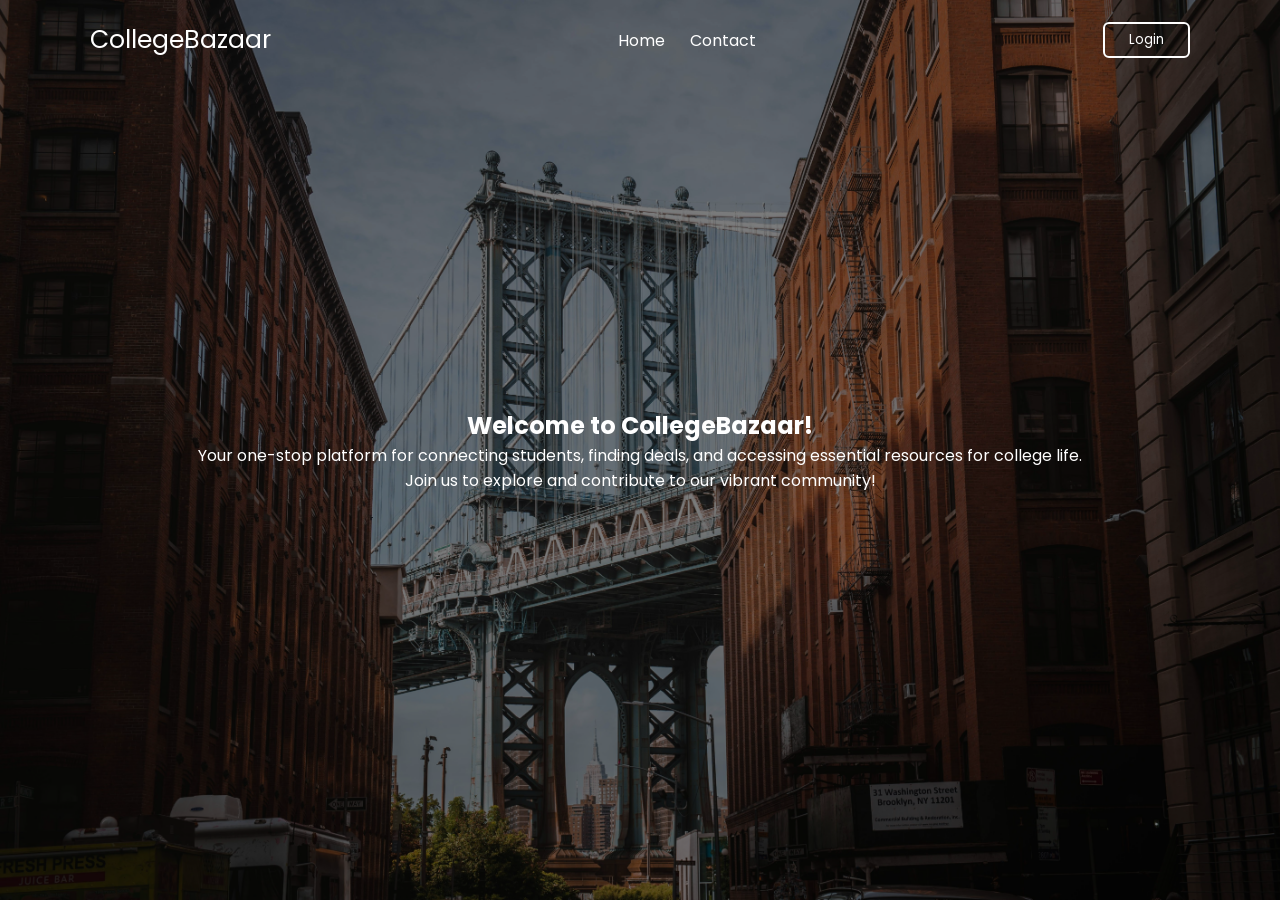
<file: HTML.html>
<!DOCTYPE html>
<html lang="en">
<head>
    <meta charset="UTF-8">
    <meta http-equiv="X-UA-Compatible" content="IE=edge">
    <meta name="viewport" content="width=device-width, initial-scale=1.0">
    <title>theCollegeBazaar</title>
    <link rel="stylesheet" href="CSS.css">
    <link rel="stylesheet" href="https://unicons.iconscout.com/release/v4.0.0/css/line.css">

</head>
<body>
    <header class="header">
        <nav class="nav">
            <a href="#" class="nav_logo">CollegeBazaar</a>
            <ul class="nav_items">
                <li class="nav_item">
                    <a href="#" class="nav_link">Home</a>
                    <a href="mailto:eihaabsharif@gmail.com" class="nav_link">Contact</a>
                </li>
            </ul>
            <button class="button" id="form-open">Login</button>
        </nav>
    </header>

    <section class="home">
        <div class="intro">
            <h1>Welcome to CollegeBazaar!</h1>
            <p>Your one-stop platform for connecting students, finding deals, and accessing essential resources for college life. <br>
                Join us to explore and contribute to our vibrant community!</p>
        </div>
        <div class="form_container">
            <i class="uil uil-times form_close"></i>
            <!--login form-->
            <div class="form login_form">
                <form action="#">
                    <h2>Login</h2>
                    <div class="input_box">
                        <input type="email" placeholder="Enter your email" required>
                        <i class="uil uil-envelope-alt email"></i>
                    </div>
                    <div class="input_box">
                        <input type="password" placeholder="Enter your password" required>
                        <i class="uil uil-lock password"></i>
                        <i class="uil uil-eye-slash pw_hide"></i>
                    </div>

                    <div class="option_field">
                        <span class="checkbox">
                            <input type="checkbox" id="check">
                            <label for="check">Remember me!</label>
                        </span>
                        <a href="#" class="forgot_pw">Forgot password?</a>
                    </div>

                    <button class="button">Login Now</button>

                    <div class="login_signup">Don't have an account? <a href="#" id="signup">Signup</a></div>
                </form>
            </div>
            <!--signup form-->
            <div class="form signup_form">
                <form action="#">
                    <h2>Signup</h2>
                    <div class="input_box">
                        <input type="email" placeholder="Enter your email" required>
                        <i class="uil uil-envelope-alt email"></i>
                    </div>
                    <div class="input_box">
                        <input type="password" placeholder="Create password" required>
                        <i class="uil uil-lock password"></i>
                        <i class="uil uil-eye-slash pw_hide"></i>
                    </div>

                    <div class="input_box">
                        <input type="password" placeholder="Confirm password" required>
                        <i class="uil uil-lock password"></i>
                        <i class="uil uil-eye-slash pw_hide"></i>
                    </div>

                    

                    <button class="button">Signup Now</button>

                    <div class="login_signup">Already have an account? <a href="#" id="login">Login</a></div>
                </form>
            </div>
        </div>
    </section>

    <!--connection to javascript-->
    <script src="JAVASCRIPT.js"></script>

</body>
</html>
</file>
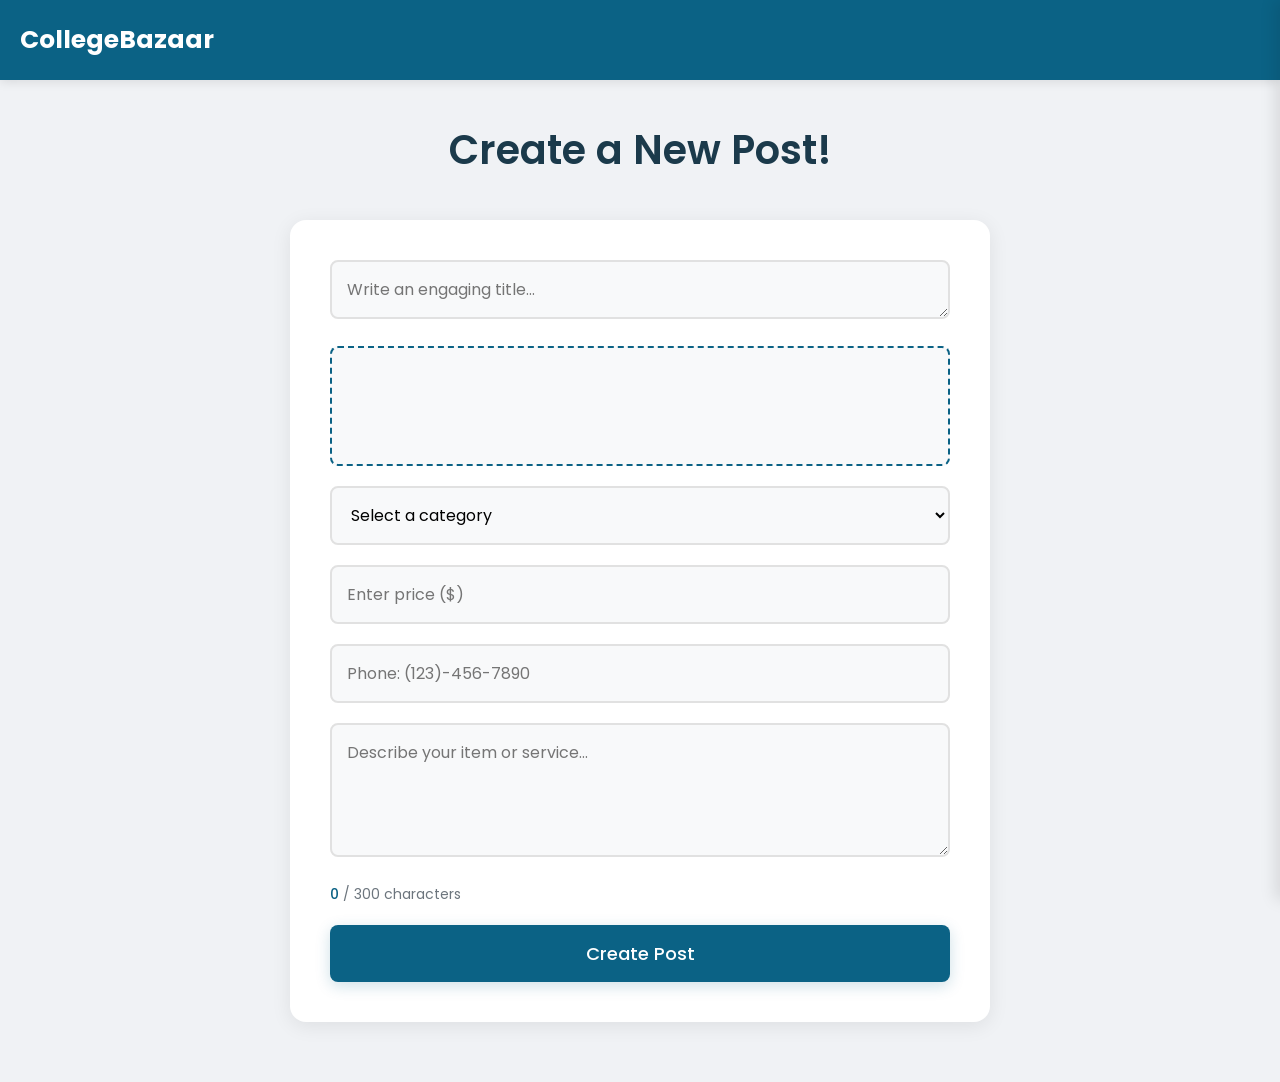
<file: templates/createposts.html>
<!DOCTYPE html>
<html lang="en">
<head>
    <meta charset="UTF-8">
    <meta http-equiv="X-UA-Compatible" content="IE=edge">
    <meta name="viewport" content="width=device-width, initial-scale=1.0">
    <title>create posts - theCollegeBazaar</title>
    
    <link rel="stylesheet" href="https://unicons.iconscout.com/release/v4.0.0/css/line.css">

    <style>
        @import url("https://fonts.googleapis.com/css2?family=Poppins:wght@200;300;400;500;600;700&display=swap");
        
        * {
            font-family: "Poppins", sans-serif;
            margin: 0;
            padding: 0;
            box-sizing: border-box;
        }

        body {
            margin: 0;
            background-color: #f0f2f5;
            min-height: 100vh;
        }

        .header {
            display: flex;
            justify-content: space-between;
            align-items: center;
            background-color: #0B6285;
            color: white;
            height: 80px;
            width: 100%;
            z-index: 100;
            padding: 0 20px;
            box-shadow: 0 2px 10px rgba(0, 0, 0, 0.1);
        }

        .header .logo {
            font-size: 25px;
            font-weight: bold;
            cursor: pointer;
            transition: color 0.3s ease;
        }

        .header .logo:hover {
            color: #FF6B4A;
        }

        .header .sidebar-btn {
            font-size: 25px;
            cursor: pointer;
            margin-left: 20px;
            color: white;
            transition: color 0.3s ease;
        }

        .header .sidebar-btn:hover {
            color: #FF6B4A;
        }

        /* Sidebar Styles */
        .sidebar {
            position: fixed;
            top: 0;
            right: -300px;
            width: min(300px, 80vw);
            height: 100%;
            background: linear-gradient(135deg, #0B6285 0%, #074961 100%);
            transition: right 0.3s ease;
            padding: 20px;
            z-index: 200;
            box-shadow: -5px 0 15px rgba(0, 0, 0, 0.1);
        }

        .sidebar.open {
            right: 0;
        }

        .sidebar .close-btn {
            font-size: 24px;
            color: white;
            cursor: pointer;
            position: absolute;
            top: 20px;
            right: 20px;
            transition: color 0.3s ease;
        }

        .sidebar .close-btn:hover {
            color: #FF6B4A;
        }

        .sidebar .content {
            margin-top: 70px;
            padding: 0 10px;
        }

        .sidebar .content h3 {
            color: white;
            font-size: 24px;
            margin-bottom: 30px;
            font-weight: 600;
            text-align: center;
        }

        .sidebar .content ul {
            list-style: none;
            padding: 0;
        }

        .sidebar .content ul li {
            margin-bottom: 20px;
        }

        .sidebar .content ul li a {
            color: white;
            text-decoration: none;
            font-size: 16px;
            display: flex;
            align-items: center;
            padding: 12px 15px;
            border-radius: 8px;
            transition: all 0.3s ease;
            background-color: rgba(255, 255, 255, 0.1);
        }

        .sidebar .content ul li a:hover {
            background-color: #FF6B4A;
            transform: translateX(5px);
        }

        .sidebar .content .create-post-btn {
            background-color: #FF6B4A;
            border-radius: 8px;
            margin-bottom: 20px;
            transition: transform 0.3s ease;
        }

        .sidebar .content .create-post-btn:hover {
            transform: translateY(-2px);
        }

        .sidebar .content .create-post-btn a {
            background-color: transparent;
        }

        .sidebar .delete-btn {
            width: 100%;
            padding: 12px;
            background-color: rgba(255, 255, 255, 0.1);
            color: white;
            border: none;
            border-radius: 8px;
            cursor: pointer;
            font-size: 16px;
            font-family: "Poppins", sans-serif;
            transition: all 0.3s ease;
            margin-top: 20px;
        }

        .sidebar .delete-btn:hover {
            background-color: #FF6B4A;
        }

        h1 {
            text-align: center;
            color: #1B3A4B;
            margin: 40px 0;
            font-size: 2.5rem;
            font-weight: 600;
        }

        .form-container {
            margin: 20px auto 60px;
            max-width: 700px;
            background-color: white;
            border-radius: 16px;
            box-shadow: 0 4px 20px rgba(0, 0, 0, 0.08);
            padding: 40px;
        }

        .form-container input,
        .form-container textarea,
        .form-container select {
            width: 100%;
            padding: 15px;
            margin-bottom: 20px;
            border-radius: 8px;
            border: 2px solid #e1e1e1;
            font-size: 16px;
            transition: border-color 0.3s ease, box-shadow 0.3s ease;
            background-color: #f8f9fa;
        }

        .form-container input:focus,
        .form-container textarea:focus,
        .form-container select:focus {
            outline: none;
            border-color: #0B6285;
            box-shadow: 0 0 0 3px rgba(11, 98, 133, 0.1);
        }

        .form-container input[type="file"] {
            display: none;
        }

        .form-container .upload-label {
            display: flex;
            justify-content: center;
            align-items: center;
            background-color: #f8f9fa;
            border: 2px dashed #0B6285;
            color: #0B6285;
            width: 100%;
            height: 120px;
            border-radius: 8px;
            font-size: 48px;
            cursor: pointer;
            margin-bottom: 20px;
            transition: all 0.3s ease;
        }

        .form-container .upload-label:hover {
            background-color: rgba(11, 98, 133, 0.1);
            transform: translateY(-2px);
        }

        .form-container button {
            padding: 15px 25px;
            background-color: #0B6285;
            color: white;
            border: none;
            font-size: 18px;
            font-weight: 500;
            cursor: pointer;
            border-radius: 8px;
            width: 100%;
            transition: all 0.3s ease;
            box-shadow: 0 4px 15px rgba(11, 98, 133, 0.2);
        }

        .form-container button:hover {
            background-color: #FF6B4A;
            transform: translateY(-2px);
            box-shadow: 0 6px 20px rgba(255, 107, 74, 0.3);
        }

        .form-container button:active {
            transform: translateY(0);
        }

        #message {
            color: #28a745;
            text-align: center;
            margin-bottom: 15px;
            font-size: 14px;
        }

        #wordCount {
            color: #0B6285;
            font-weight: 500;
        }

        .character-count {
            color: #6c757d;
            font-size: 14px;
            margin-bottom: 20px;
            display: block;
        }

        /* Responsive adjustments */
        @media (max-width: 768px) {
            .form-container {
                margin: 20px;
                padding: 30px;
            }

            h1 {
                font-size: 2rem;
                margin: 30px 0;
            }
            
            .sidebar {
                width: 100%;
                right: -100%;
            }
        }
        #icon {
            color: green;
        }
    </style>
</head>
<body>
    <header class="header">
        <div class="logo" onclick="home()">CollegeBazaar</div>
        <div class="sidebar-btn" onclick="toggleSidebar()">
            <i class="uil uil-bars"></i>
        </div>
    </header>

    <!-- Sidebar -->
    <div class="sidebar" id="sidebar">
        <div class="close-btn" onclick="toggleSidebar()">
            <i class="uil uil-times"></i>
        </div>
        <div class="content">
            <h3>Menu</h3>
            <ul>
                
                <li>
                    <a href="#" onclick="profileClicked()">
                        <i class="uil uil-user"></i>
                        <span style="margin-left: 10px;">My Posts</span>
                    </a>
                </li>
                <li>
                    <a href="mailto:collegebazaardeveloper@gmail.com">
                        <i class="uil uil-envelope"></i>
                        <span style="margin-left: 10px;">Contact</span>
                    </a>
                </li>
                <li>
                    <form action="/logout" method="POST">
                        <button type="submit" class="delete-btn">
                            <i class="uil uil-signout"></i>
                            <span style="margin-left: 10px;">Logout</span>
                        </button>
                    </form>
                </li>
            </ul>
        </div>
    </div>

    <h1>Create a New Post!</h1>

    <div class="form-container">
        <form action="/create_post" method="POST" enctype="multipart/form-data">
            <textarea name="name" placeholder="Write an engaging title..." rows="1" required></textarea>

            <input  type="file" name="picture" accept="image/*" id="fileInput" onchange="showMessage()" required>
            <p id="message" style="display: none;">Image has been successfully inserted!</p>

            <label id ="z" for="fileInput" class="upload-label">
                <i id="y" class="uil uil-image-upload"></i>
            </label>

            <select name="category" required>
                <option value="" disabled selected>Select a category</option>
                <option value="Service">Service</option>
                <option value="Textbooks">Textbooks</option>
                <option value="Clothing">Clothing</option>
                <option value="Electronics">Electronics</option>
                <option value="Furniture">Furniture</option>
                <option value="Roommates">Roommates</option>
            </select>

            <input type="number" name="price" placeholder="Enter price ($)" step="0.01" required>
            <input type="tel" id="phone" name="phone" placeholder="Phone: (123)-456-7890" 
       pattern="\([0-9]{3}\)-[0-9]{3}-[0-9]{4}">

            <textarea maxlength="300" name="description" placeholder="Describe your item or service..." 
                      rows="4" id="description" oninput="limitWords()" required></textarea>
            <span class="character-count"><span id="wordCount">0</span> / 300 characters</span>

            <button type="submit">
                <i class="uil uil-plus-circle"></i> Create Post
            </button>
        </form>
    </div>

    <script>
        function home() {
            window.history.back();
        }

        function profileClicked() {
            window.location.href = "/profile";
        }

        function createPostClicked() {
            window.location.href = "/create_post";
        }

        function toggleSidebar() {
            const sidebar = document.getElementById('sidebar');
            sidebar.classList.toggle('open');
        }

        function showMessage() {
            const message = document.getElementById("message");
            message.style.display = "block";
            
            var icon = document.getElementById("y");
            var fgsf = document.getElementById("z");
            if (icon.className === "uil uil-image-upload") {
                icon.setAttribute("class", "uil uil-check"); // Change to check icon
                icon.style.color = "#28a745";
                fgsf.style.border = "2px solid #28a745";

            } else {
                icon.setAttribute("class", "uil uil-envelope"); // Change back to envelope icon
            }
        }
        
        var myText = document.getElementById("description");
        var characterCount = document.getElementById("wordCount");

        myText.addEventListener("keyup", function(){
            var characters = myText.value.split('');
            characterCount.innerText = characters.length;
        });
    </script>
</body>
</html>
</file>
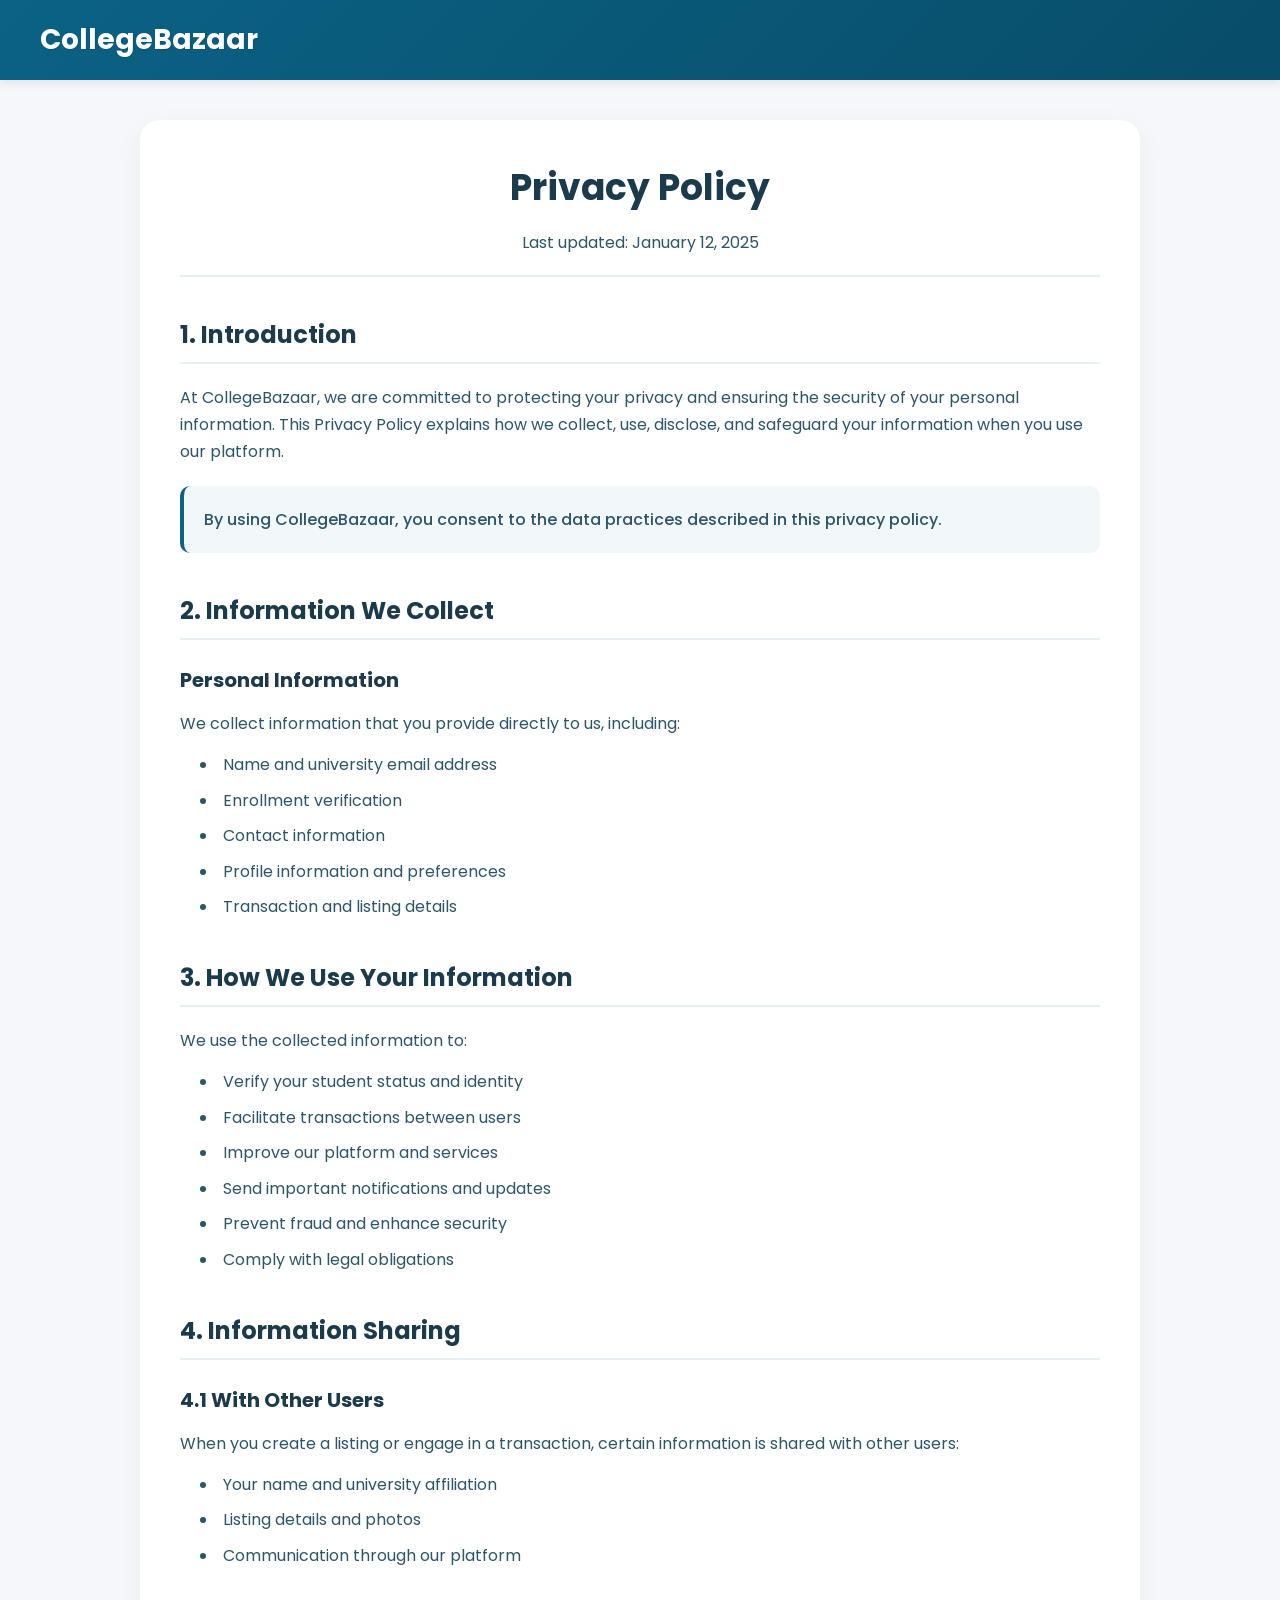
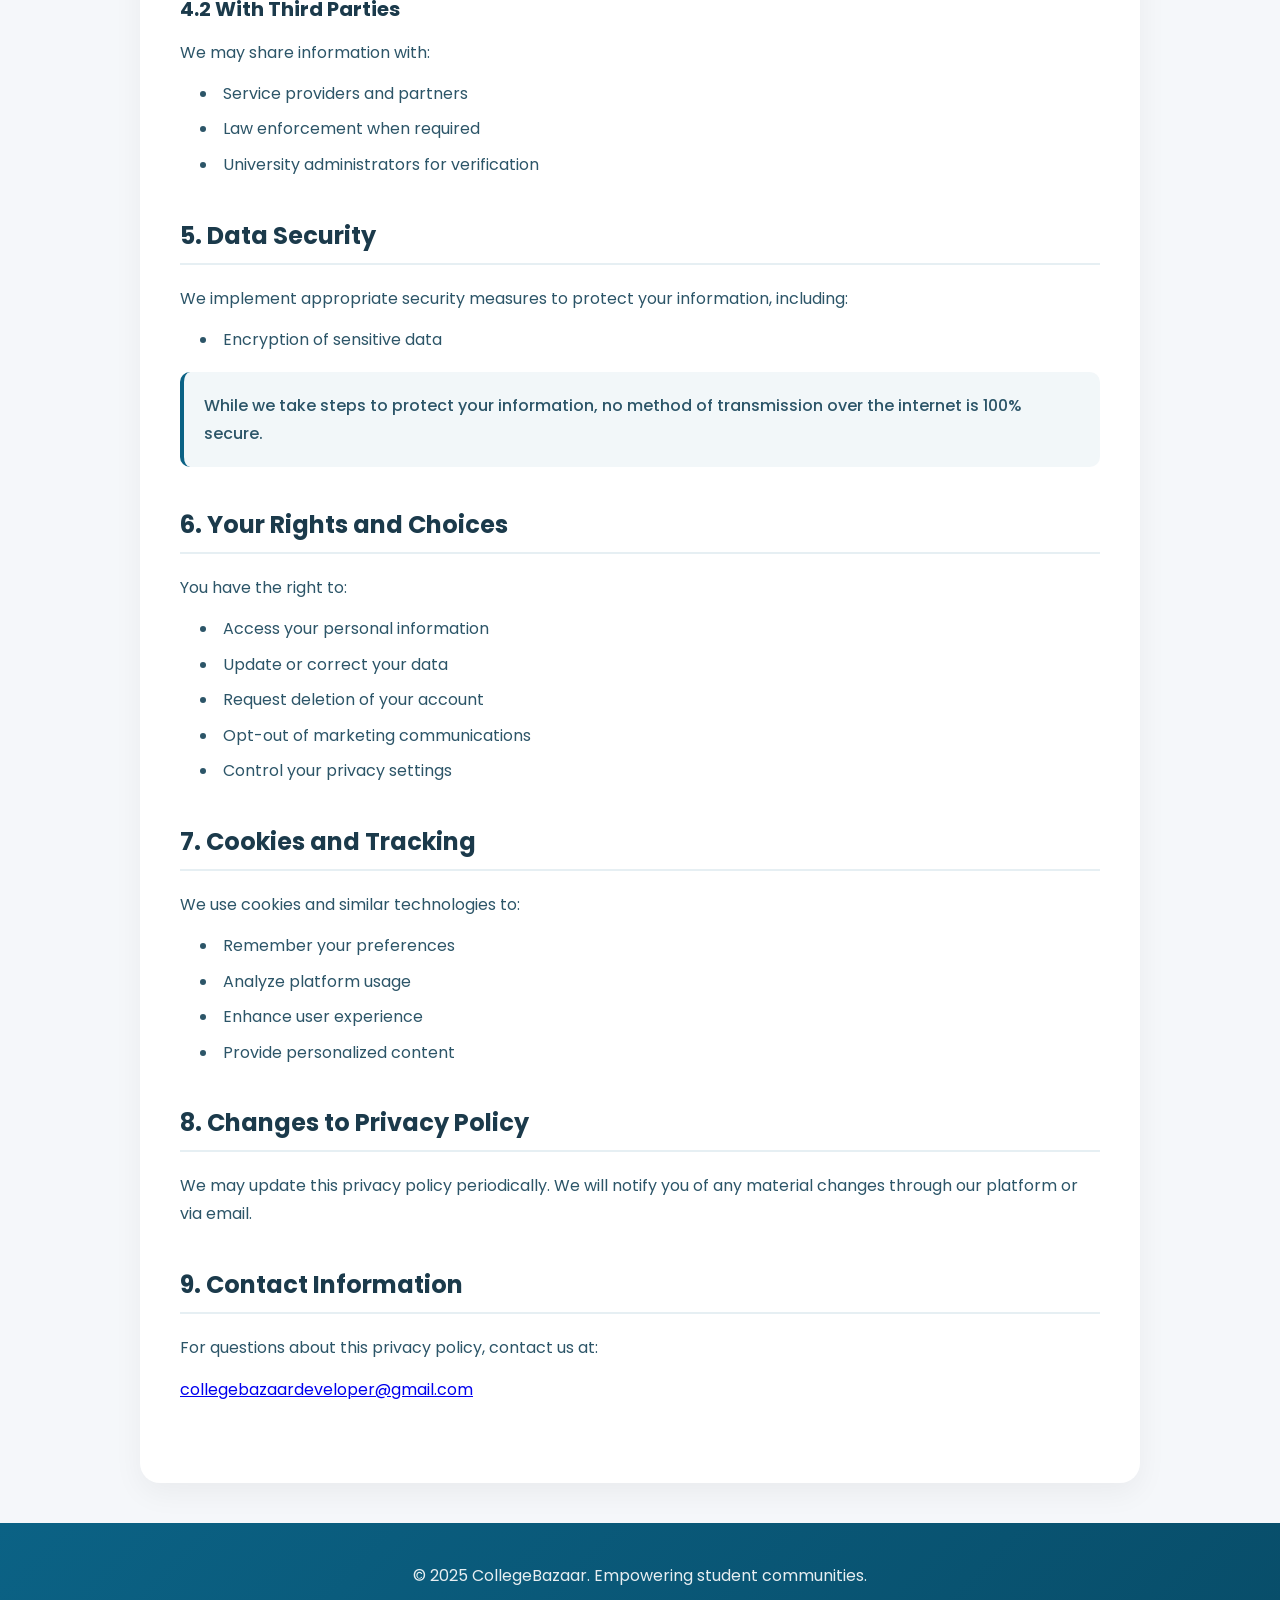
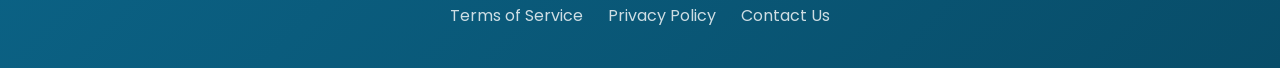
<file: templates/privacy.html>
<!DOCTYPE html>
<html lang="en">
<head>
    <meta charset="UTF-8">
    <meta http-equiv="X-UA-Compatible" content="IE=edge">
    <meta name="viewport" content="width=device-width, initial-scale=1.0">
    <title>Privacy Policy - CollegeBazaar</title>
    <link rel="stylesheet" href="https://unicons.iconscout.com/release/v4.0.0/css/line.css">
    <style>
        @import url("https://fonts.googleapis.com/css2?family=Poppins:wght@200;300;400;500;600;700&display=swap");
        
        :root {
            --primary-color: #0B6285;
            --accent-color: #FF6B4A;
            --text-dark: #1B3A4B;
            --text-light: #2C5568;
            --bg-light: #F5F7FA;
        }

        * {
            margin: 0;
            padding: 0;
            box-sizing: border-box;
            font-family: "Poppins", sans-serif;
        }

        body {
            min-height: 100vh;
            display: flex;
            flex-direction: column;
            background-color: var(--bg-light);
        }

        .header {
            position: fixed;
            height: 80px;
            width: 100%;
            z-index: 100;
            padding: 0 20px;
            background: linear-gradient(135deg, var(--primary-color), #084d69);
            box-shadow: 0 2px 10px rgba(0,0,0,0.1);
        }

        .nav {
            max-width: 1200px;
            margin: 0 auto;
            display: flex;
            justify-content: space-between;
            align-items: center;
            height: 100%;
        }

        .nav_logo {
            font-size: clamp(24px, 2.5vw, 28px);
            font-weight: bold;
            color: white;
            text-decoration: none;
            text-shadow: 1px 1px 2px rgba(0,0,0,0.1);
        }

        .privacy-container {
            max-width: 1000px;
            margin: 120px auto 40px;
            padding: 40px;
            background: white;
            border-radius: 20px;
            box-shadow: 0 10px 30px rgba(0,0,0,0.05);
        }

        .privacy-header {
            text-align: center;
            margin-bottom: 40px;
            padding-bottom: 20px;
            border-bottom: 2px solid rgba(11, 98, 133, 0.1);
        }

        .privacy-header h1 {
            color: var(--text-dark);
            font-size: clamp(28px, 3vw, 36px);
            margin-bottom: 15px;
        }

        .privacy-header p {
            color: var(--text-light);
            font-size: clamp(14px, 1.6vw, 16px);
        }

        .privacy-section {
            margin-bottom: 40px;
        }

        .privacy-section h2 {
            color: var(--text-dark);
            font-size: clamp(20px, 2vw, 24px);
            margin-bottom: 20px;
            padding-bottom: 10px;
            border-bottom: 2px solid rgba(11, 98, 133, 0.1);
        }

        .privacy-section h3 {
            color: var(--text-dark);
            font-size: clamp(16px, 1.8vw, 20px);
            margin: 25px 0 15px;
        }

        .privacy-section p {
            color: var(--text-light);
            line-height: 1.7;
            margin-bottom: 15px;
            font-size: clamp(14px, 1.6vw, 16px);
        }

        .privacy-section ul {
            list-style-position: inside;
            margin: 15px 0;
            padding-left: 20px;
        }

        .privacy-section li {
            color: var(--text-light);
            margin-bottom: 10px;
            line-height: 1.6;
            font-size: clamp(14px, 1.6vw, 16px);
        }

        .highlight-box {
            background: rgba(11, 98, 133, 0.05);
            padding: 20px;
            border-radius: 10px;
            margin: 20px 0;
            border-left: 4px solid var(--primary-color);
        }

        .highlight-box p {
            margin: 0;
            font-weight: 500;
        }

        footer {
            background: linear-gradient(135deg, var(--primary-color), #084d69);
            color: white;
            padding: clamp(30px, 4vw, 40px);
            margin-top: auto;
        }

        .footer-content {
            text-align: center;
            max-width: 1200px;
            margin: 0 auto;
        }

        .footer-content .copy {
            font-size: clamp(14px, 1.5vw, 16px);
            margin-bottom: 15px;
            opacity: 0.9;
        }

        .footer-content ul {
            list-style: none;
            padding: 0;
            display: flex;
            justify-content: center;
            flex-wrap: wrap;
            gap: clamp(15px, 2vw, 25px);
        }

        .footer-content ul li a {
            color: rgba(255,255,255,0.8);
            font-size: clamp(14px, 1.5vw, 16px);
            text-decoration: none;
            transition: all 0.3s ease;
        }

        .footer-content ul li a:hover {
            color: var(--accent-color);
        }

        @media (max-width: 768px) {
            .privacy-container {
                margin: 100px 20px 30px;
                padding: 30px;
            }
        }

        @media (max-width: 480px) {
            .header {
                height: 70px;
            }
            
            .privacy-container {
                padding: 20px;
            }
        }
    </style>
</head>
<body>
    <header class="header">
        <nav class="nav">
            <a href="/" class="nav_logo">CollegeBazaar</a>
        </nav>
    </header>

    <div class="privacy-container">
        <div class="privacy-header">
            <h1>Privacy Policy</h1>
            <p>Last updated: January 12, 2025</p>
        </div>

        <div class="privacy-section">
            <h2>1. Introduction</h2>
            <p>At CollegeBazaar, we are committed to protecting your privacy and ensuring the security of your personal information. This Privacy Policy explains how we collect, use, disclose, and safeguard your information when you use our platform.</p>
            
            <div class="highlight-box">
                <p>By using CollegeBazaar, you consent to the data practices described in this privacy policy.</p>
            </div>
        </div>

        <div class="privacy-section">
            <h2>2. Information We Collect</h2>
            <h3>Personal Information</h3>
            <p>We collect information that you provide directly to us, including:</p>
            <ul>
                <li>Name and university email address</li>
                <li>Enrollment verification</li>
                <li>Contact information</li>
                <li>Profile information and preferences</li>
                <li>Transaction and listing details</li>
            </ul>

           
        </div>

        <div class="privacy-section">
            <h2>3. How We Use Your Information</h2>
            <p>We use the collected information to:</p>
            <ul>
                <li>Verify your student status and identity</li>
                <li>Facilitate transactions between users</li>
                <li>Improve our platform and services</li>
                <li>Send important notifications and updates</li>
                <li>Prevent fraud and enhance security</li>
                <li>Comply with legal obligations</li>
            </ul>
        </div>

        <div class="privacy-section">
            <h2>4. Information Sharing</h2>
            <h3>4.1 With Other Users</h3>
            <p>When you create a listing or engage in a transaction, certain information is shared with other users:</p>
            <ul>
                <li>Your name and university affiliation</li>
                <li>Listing details and photos</li>
                <li>Communication through our platform</li>
            </ul>

            <h3>4.2 With Third Parties</h3>
            <p>We may share information with:</p>
            <ul>
                <li>Service providers and partners</li>
                <li>Law enforcement when required</li>
                <li>University administrators for verification</li>
            </ul>
        </div>

        <div class="privacy-section">
            <h2>5. Data Security</h2>
            <p>We implement appropriate security measures to protect your information, including:</p>
            <ul>
                <li>Encryption of sensitive data</li>
                
            </ul>
            
            <div class="highlight-box">
                <p>While we take steps to protect your information, no method of transmission over the internet is 100% secure.</p>
            </div>
        </div>

        <div class="privacy-section">
            <h2>6. Your Rights and Choices</h2>
            <p>You have the right to:</p>
            <ul>
                <li>Access your personal information</li>
                <li>Update or correct your data</li>
                <li>Request deletion of your account</li>
                <li>Opt-out of marketing communications</li>
                <li>Control your privacy settings</li>
            </ul>
        </div>

        <div class="privacy-section">
            <h2>7. Cookies and Tracking</h2>
            <p>We use cookies and similar technologies to:</p>
            <ul>
                <li>Remember your preferences</li>
                <li>Analyze platform usage</li>
                <li>Enhance user experience</li>
                <li>Provide personalized content</li>
            </ul>
        </div>

        <div class="privacy-section">
            <h2>8. Changes to Privacy Policy</h2>
            <p>We may update this privacy policy periodically. We will notify you of any material changes through our platform or via email.</p>
        </div>

        <div class="privacy-section">
            <h2>9. Contact Information</h2>
            <p>For questions about this privacy policy, contact us at:</p>
            <p><a href="mailto:collegebazaardeveloper@gmail.com">collegebazaardeveloper@gmail.com</a></p>
        </div>
    </div>

    <footer>
        <div class="footer-content">
            <p class="copy">&copy; 2025 CollegeBazaar. Empowering student communities.</p>
            <ul class="bottoms">
                <li><a href="/terms">Terms of Service</a></li>
                <li><a href="/privacy">Privacy Policy</a></li>
                <li><a href="mailto:collegebazaardeveloper@gmail.com">Contact Us</a></li>
            </ul>
        </div>
    </footer>
</body>
</html>
</file>
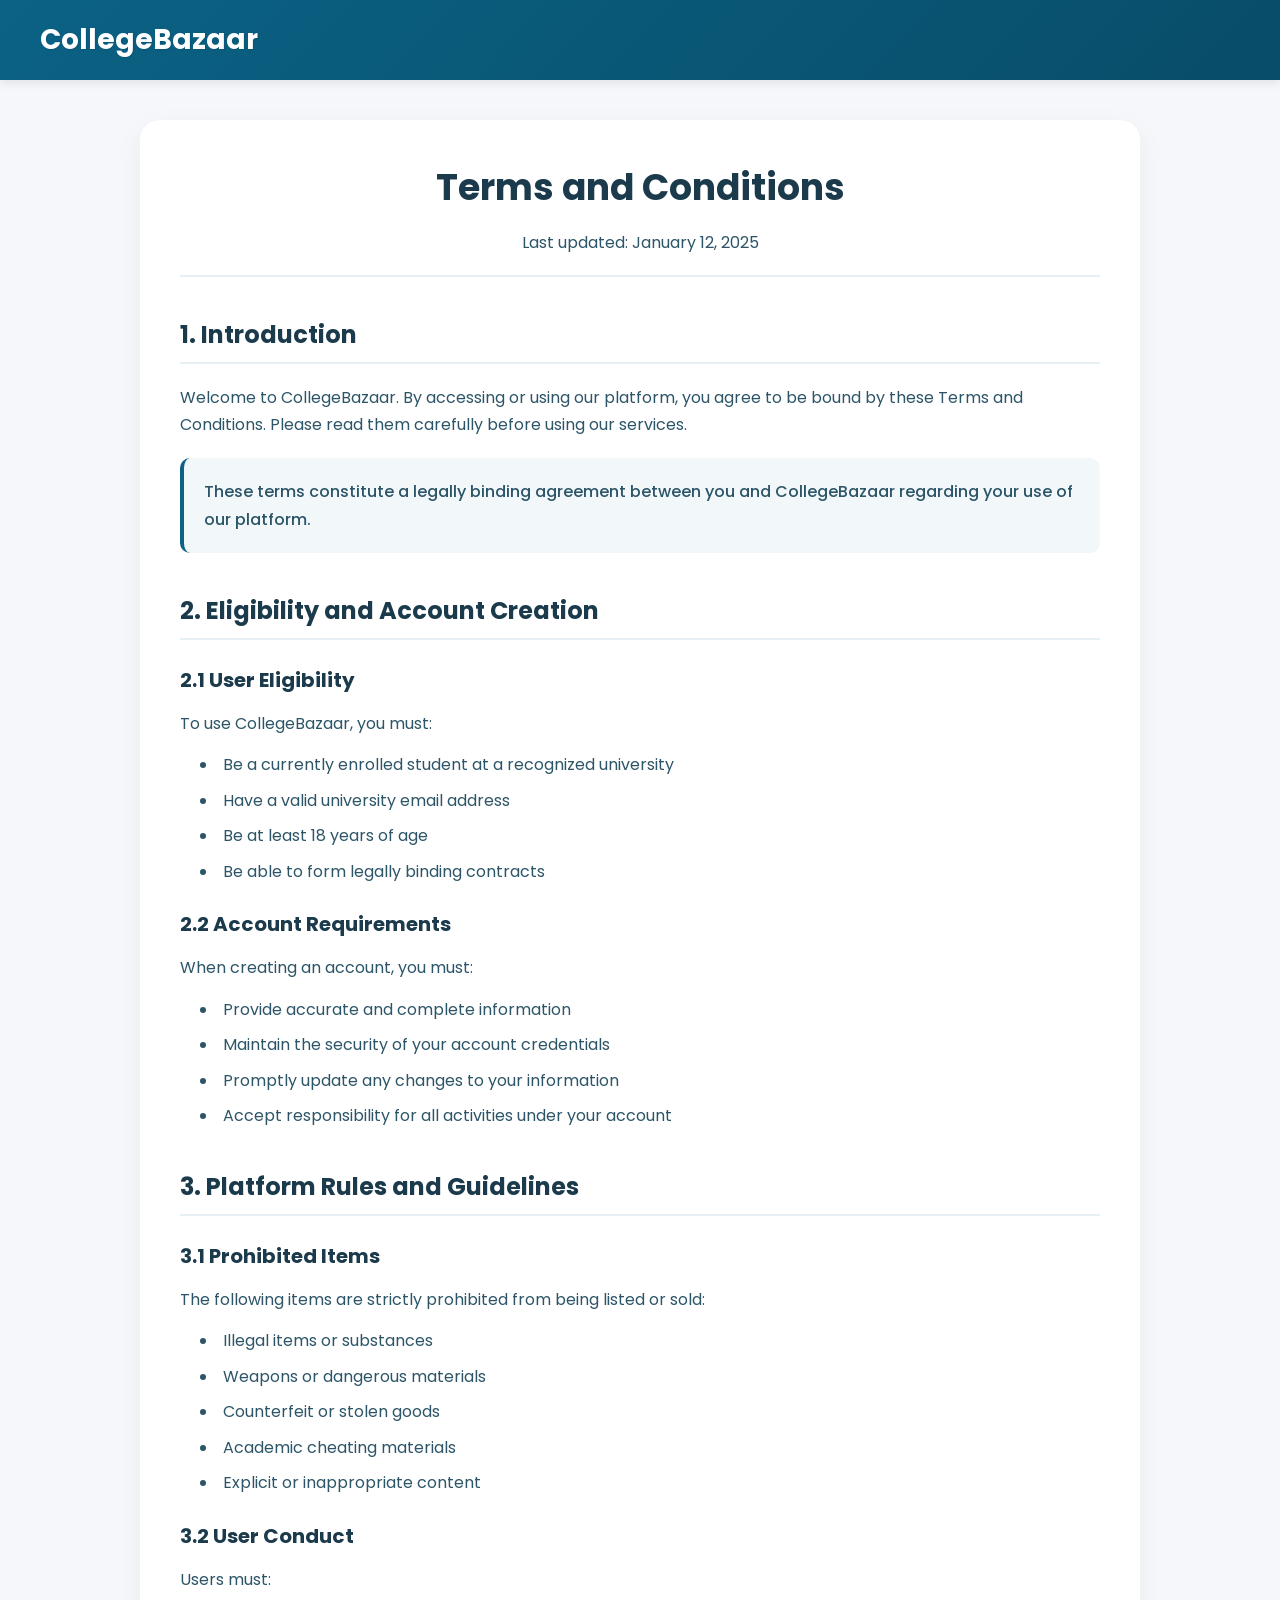
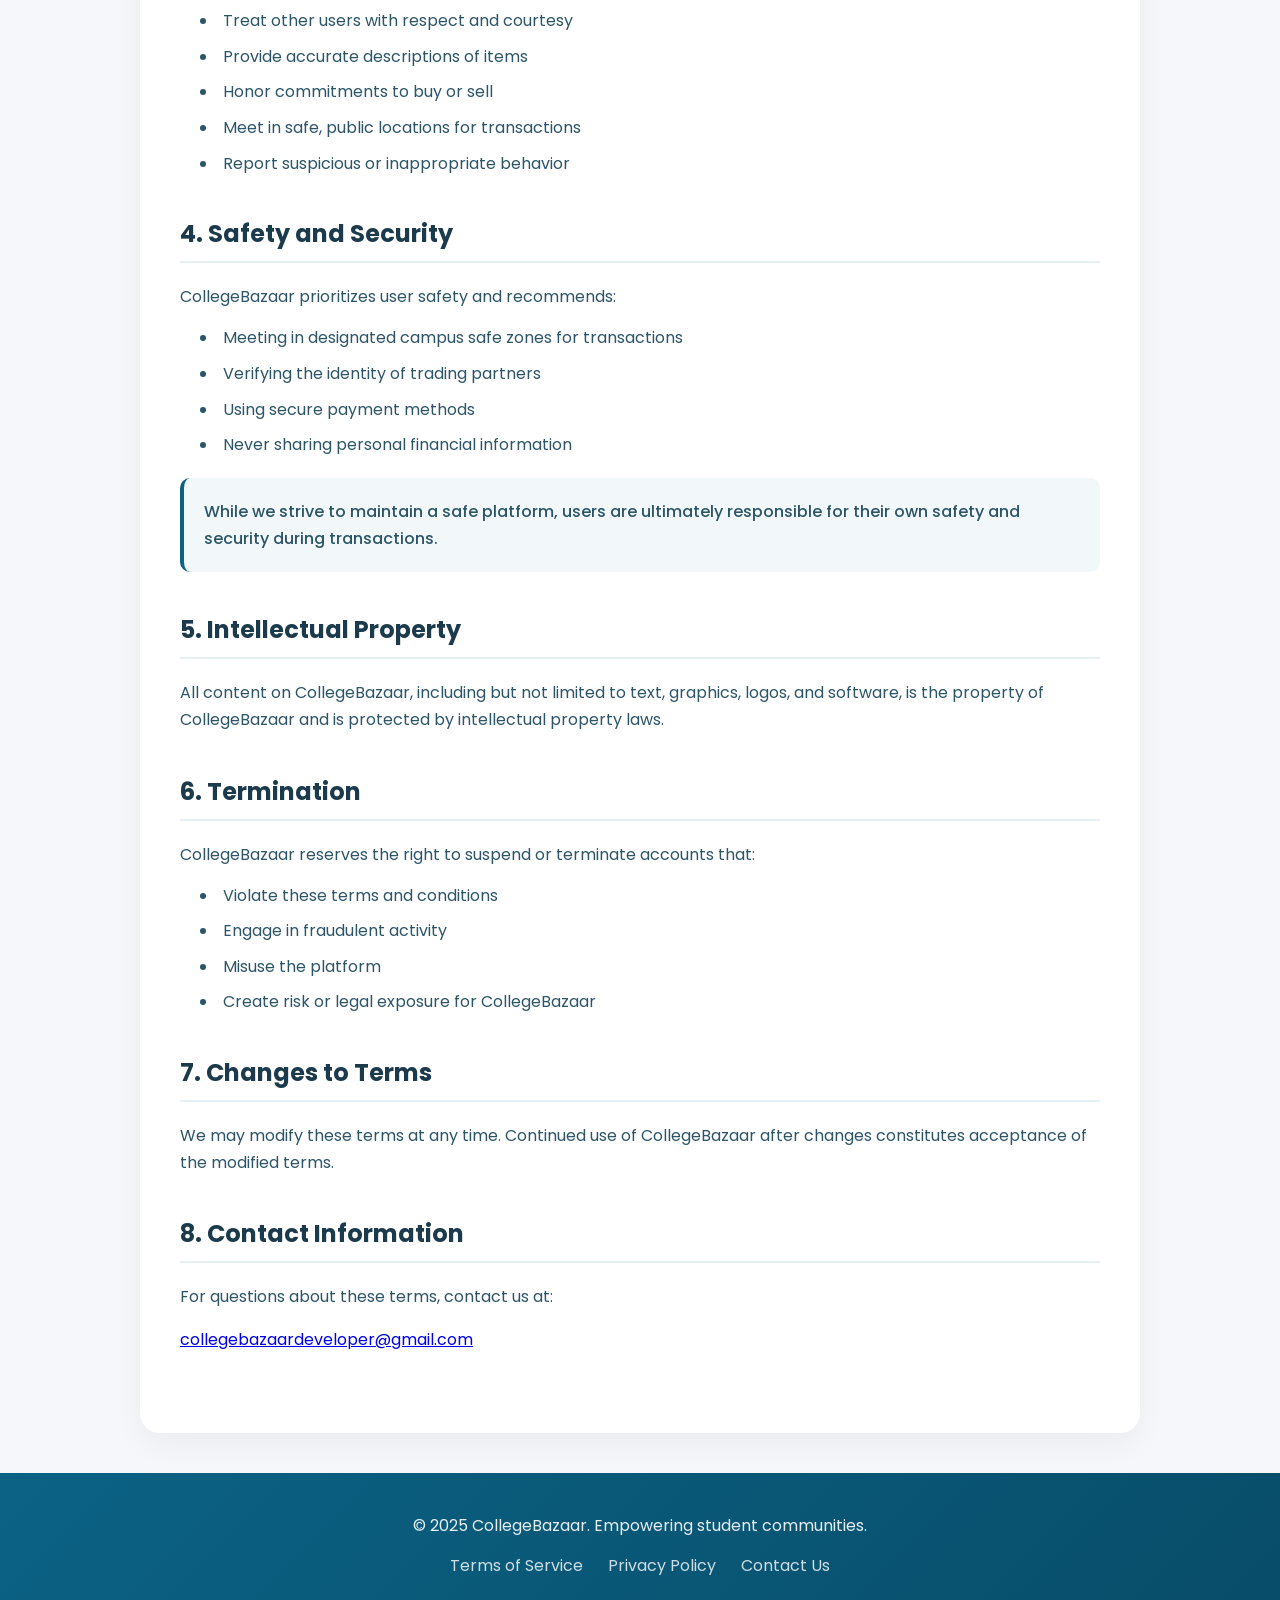
<file: templates/terms.html>
<!DOCTYPE html>
<html lang="en">
<head>
    <meta charset="UTF-8">
    <meta http-equiv="X-UA-Compatible" content="IE=edge">
    <meta name="viewport" content="width=device-width, initial-scale=1.0">
    <title>Terms and Conditions - CollegeBazaar</title>
    <link rel="stylesheet" href="https://unicons.iconscout.com/release/v4.0.0/css/line.css">
    <style>
        @import url("https://fonts.googleapis.com/css2?family=Poppins:wght@200;300;400;500;600;700&display=swap");
        
        :root {
            --primary-color: #0B6285;
            --accent-color: #FF6B4A;
            --text-dark: #1B3A4B;
            --text-light: #2C5568;
            --bg-light: #F5F7FA;
        }

        * {
            margin: 0;
            padding: 0;
            box-sizing: border-box;
            font-family: "Poppins", sans-serif;
        }

        body {
            min-height: 100vh;
            display: flex;
            flex-direction: column;
            background-color: var(--bg-light);
        }

        .header {
            position: fixed;
            height: 80px;
            width: 100%;
            z-index: 100;
            padding: 0 20px;
            background: linear-gradient(135deg, var(--primary-color), #084d69);
            box-shadow: 0 2px 10px rgba(0,0,0,0.1);
        }

        .nav {
            max-width: 1200px;
            margin: 0 auto;
            display: flex;
            justify-content: space-between;
            align-items: center;
            height: 100%;
        }

        .nav_logo {
            font-size: clamp(24px, 2.5vw, 28px);
            font-weight: bold;
            color: white;
            text-decoration: none;
            text-shadow: 1px 1px 2px rgba(0,0,0,0.1);
        }

        .terms-container {
            max-width: 1000px;
            margin: 120px auto 40px;
            padding: 40px;
            background: white;
            border-radius: 20px;
            box-shadow: 0 10px 30px rgba(0,0,0,0.05);
        }

        .terms-header {
            text-align: center;
            margin-bottom: 40px;
            padding-bottom: 20px;
            border-bottom: 2px solid rgba(11, 98, 133, 0.1);
        }

        .terms-header h1 {
            color: var(--text-dark);
            font-size: clamp(28px, 3vw, 36px);
            margin-bottom: 15px;
        }

        .terms-header p {
            color: var(--text-light);
            font-size: clamp(14px, 1.6vw, 16px);
        }

        .terms-section {
            margin-bottom: 40px;
        }

        .terms-section h2 {
            color: var(--text-dark);
            font-size: clamp(20px, 2vw, 24px);
            margin-bottom: 20px;
            padding-bottom: 10px;
            border-bottom: 2px solid rgba(11, 98, 133, 0.1);
        }

        .terms-section h3 {
            color: var(--text-dark);
            font-size: clamp(16px, 1.8vw, 20px);
            margin: 25px 0 15px;
        }

        .terms-section p {
            color: var(--text-light);
            line-height: 1.7;
            margin-bottom: 15px;
            font-size: clamp(14px, 1.6vw, 16px);
        }

        .terms-section ul {
            list-style-position: inside;
            margin: 15px 0;
            padding-left: 20px;
        }

        .terms-section li {
            color: var(--text-light);
            margin-bottom: 10px;
            line-height: 1.6;
            font-size: clamp(14px, 1.6vw, 16px);
        }

        .highlight-box {
            background: rgba(11, 98, 133, 0.05);
            padding: 20px;
            border-radius: 10px;
            margin: 20px 0;
            border-left: 4px solid var(--primary-color);
        }

        .highlight-box p {
            margin: 0;
            font-weight: 500;
        }

        footer {
            background: linear-gradient(135deg, var(--primary-color), #084d69);
            color: white;
            padding: clamp(30px, 4vw, 40px);
            margin-top: auto;
        }

        .footer-content {
            text-align: center;
            max-width: 1200px;
            margin: 0 auto;
        }

        .footer-content .copy {
            font-size: clamp(14px, 1.5vw, 16px);
            margin-bottom: 15px;
            opacity: 0.9;
        }

        .footer-content ul {
            list-style: none;
            padding: 0;
            display: flex;
            justify-content: center;
            flex-wrap: wrap;
            gap: clamp(15px, 2vw, 25px);
        }

        .footer-content ul li a {
            color: rgba(255,255,255,0.8);
            font-size: clamp(14px, 1.5vw, 16px);
            text-decoration: none;
            transition: all 0.3s ease;
        }

        .footer-content ul li a:hover {
            color: var(--accent-color);
        }

        @media (max-width: 768px) {
            .terms-container {
                margin: 100px 20px 30px;
                padding: 30px;
            }
        }

        @media (max-width: 480px) {
            .header {
                height: 70px;
            }
            
            .terms-container {
                padding: 20px;
            }
        }
    </style>
</head>
<body>
    <header class="header">
        <nav class="nav">
            <a href="/" class="nav_logo">CollegeBazaar</a>
        </nav>
    </header>

    <div class="terms-container">
        <div class="terms-header">
            <h1>Terms and Conditions</h1>
            <p>Last updated: January 12, 2025</p>
        </div>

        <div class="terms-section">
            <h2>1. Introduction</h2>
            <p>Welcome to CollegeBazaar. By accessing or using our platform, you agree to be bound by these Terms and Conditions. Please read them carefully before using our services.</p>
            
            <div class="highlight-box">
                <p>These terms constitute a legally binding agreement between you and CollegeBazaar regarding your use of our platform.</p>
            </div>
        </div>

        <div class="terms-section">
            <h2>2. Eligibility and Account Creation</h2>
            <h3>2.1 User Eligibility</h3>
            <p>To use CollegeBazaar, you must:</p>
            <ul>
                <li>Be a currently enrolled student at a recognized university</li>
                <li>Have a valid university email address</li>
                <li>Be at least 18 years of age</li>
                <li>Be able to form legally binding contracts</li>
            </ul>

            <h3>2.2 Account Requirements</h3>
            <p>When creating an account, you must:</p>
            <ul>
                <li>Provide accurate and complete information</li>
                <li>Maintain the security of your account credentials</li>
                <li>Promptly update any changes to your information</li>
                <li>Accept responsibility for all activities under your account</li>
            </ul>
        </div>

        <div class="terms-section">
            <h2>3. Platform Rules and Guidelines</h2>
            <h3>3.1 Prohibited Items</h3>
            <p>The following items are strictly prohibited from being listed or sold:</p>
            <ul>
                <li>Illegal items or substances</li>
                <li>Weapons or dangerous materials</li>
                <li>Counterfeit or stolen goods</li>
                <li>Academic cheating materials</li>
                <li>Explicit or inappropriate content</li>
            </ul>

            <h3>3.2 User Conduct</h3>
            <p>Users must:</p>
            <ul>
                <li>Treat other users with respect and courtesy</li>
                <li>Provide accurate descriptions of items</li>
                <li>Honor commitments to buy or sell</li>
                <li>Meet in safe, public locations for transactions</li>
                <li>Report suspicious or inappropriate behavior</li>
            </ul>
        </div>

        <div class="terms-section">
            <h2>4. Safety and Security</h2>
            <p>CollegeBazaar prioritizes user safety and recommends:</p>
            <ul>
                <li>Meeting in designated campus safe zones for transactions</li>
                <li>Verifying the identity of trading partners</li>
                <li>Using secure payment methods</li>
                <li>Never sharing personal financial information</li>
            </ul>
            
            <div class="highlight-box">
                <p>While we strive to maintain a safe platform, users are ultimately responsible for their own safety and security during transactions.</p>
            </div>
        </div>

        <div class="terms-section">
            <h2>5. Intellectual Property</h2>
            <p>All content on CollegeBazaar, including but not limited to text, graphics, logos, and software, is the property of CollegeBazaar and is protected by intellectual property laws.</p>
        </div>

        <div class="terms-section">
            <h2>6. Termination</h2>
            <p>CollegeBazaar reserves the right to suspend or terminate accounts that:</p>
            <ul>
                <li>Violate these terms and conditions</li>
                <li>Engage in fraudulent activity</li>
                <li>Misuse the platform</li>
                <li>Create risk or legal exposure for CollegeBazaar</li>
            </ul>
        </div>

        <div class="terms-section">
            <h2>7. Changes to Terms</h2>
            <p>We may modify these terms at any time. Continued use of CollegeBazaar after changes constitutes acceptance of the modified terms.</p>
        </div>

        <div class="terms-section">
            <h2>8. Contact Information</h2>
            <p>For questions about these terms, contact us at:</p>
            <p><a href="mailto:collegebazaardeveloper@gmail.com">collegebazaardeveloper@gmail.com</a></p>

            
        </div>
    </div>

    <footer>
        <div class="footer-content">
            <p class="copy">&copy; 2025 CollegeBazaar. Empowering student communities.</p>
            <ul class="bottoms">
                <li><a href="#">Terms of Service</a></li>
                <li><a href="#">Privacy Policy</a></li>
                <li><a href="mailto:collegebazaardeveloper@gmail.com">Contact Us</a></li>
            </ul>
        </div>
    </footer>
</body>
</html>
</file>
<file: CSS.css>
@import url("https://fonts.googleapis.com/css2?family=Poppins:wght@200;300;400;500;600;700&display=swap");
* {
    margin: 0;
    padding: 0;
    box-sizing: border-box;
    font-family:  "Poppins", sans-serif;
}

a{
    text-decoration: none;
}

.header{
    position: fixed;
    height: 80px;
    width: 100%;
    z-index: 100;
    padding: 0 20px;
}

.nav{
    max-width: 1100px;
    width: 100%;
    margin: 0 auto;
}

.nav,
.nav_item{
    display: flex;
    height: 100%;
    align-items: center;
    justify-content: space-between;
}

.nav_logo{
    font-size: 25px;
    
}

.nav_item{
    column-gap: 25px;
}
.nav_logo,
.nav_link,
.button{
    color: white;
}

.nav_link:hover {
    color: aliceblue;
}

.button{
    padding: 6px 24px;
    border: 2px solid white;
    background: transparent;
    border-radius: 6px;
    cursor: pointer;
}

.button:active{
    transform: scale(0.98);
}


.home{
    position: relative;
    height: 100vh;
    width: 100%;
    background-image: url("pexels-mario-cuadros-1166886-2706653.jpg");
    background-size: cover;
    background-position: center;
}

.home::before{
    content: "";
    /* Transition */
    position: absolute;
    height: 100%;
    width: 100%;
    background-color: rgba(0, 0, 0, 0.6);
    z-index: 100;
    opacity: 0;
    pointer-events: none;
    transition: all 0.5s ease-out;
}

.home.show::before{
    opacity: 1;
    pointer-events: auto;
}

.form_container{
    position: absolute;
    max-width:320px;
    width: 100%;
    top: 50%;
    left: 50%;
    transform: translate(-50%, -50%) scale(1.2);
    z-index: 101;
    background: white;
    padding: 25px;
    border-radius: 12px;
    box-shadow: rgba(0, 0, 0, 0.1);
    opacity: 0;
    pointer-events: none;
    /* Transition */
    transition: a11 0.4s ease-out;
}

.home.show .form_container{
    opacity: 1;
    pointer-events: auto;
    transform: translate(-50%, -50%) scale(1);

}

.signup_form{
    display: none;
}

.form_container.active .signup_form{
    display: block;
}

.form_container.active .login_form{
    display: none;
}

.form_close{
    position: absolute;
    top: 10px;
    right: 20px;
    color: black;
    font-size: 22px;
    opacity: 0.7;
    cursor: pointer;
}

.form_container h2{
    font-size: 22px;
    color: black;
    text-align: center;
}

.input_box{
    position: relative;
    margin-top: 30px;
    width: 100%;
    height: 40px;
}

.input_box input{
    height: 100%;
    width: 100%;
    border: none;
    outline: none;
    padding: 0 30px;
    color: gray;
    transition: all 0.2s ease;
    border-bottom: 1.5px solid gray;
}
/* This is a comment in CSS */
.input_box input:focus{
    /* 1 */
    border-color: black;
}
.input_box i{
    position: absolute;
    top: 50%;
    transform: translateY(-50%);
    font-size: 20px;

}
.input_box i.password,
.input_box i.email{
    left: 0;
    color: black;

}

.input_box input:focus ~ i.password,
.input_box input:focus ~ i.email{
    /* 1 */
    color: grey;
}

.input_box i.pw_hide{
    right: 0;
    font-size: 18px;
    cursor: pointer;
}

.option_field{
    margin-top: 14px;
    display: flex;
    align-items: center;
    justify-content: space-between;
}

.form_container a{
    color: gray;
    font-size: 12px;
}

.form_container a:hover{
    text-decoration: underline;
}

.checkbox{
    display: flex;
    column-gap: 8px;
    white-space: nowrap;
}
.checkbox input{
    accent-color: black;
}
.checkbox label{
    font-size: 12px;
    cursor: pointer;
    user-select: none;
    color: black;
}

.form_container .button{
    background-color: black;
    margin-top: 30px;
    width: 100%;
    padding: 10px 0;
    border-radius: 10px;
}

.login_signup{
    font-size: 12px;
    text-align: center;
    margin-top: 15px;
}

.signup_form{
    display: none;
}

.intro {
    text-align: center; /* Center the text horizontally */
    display: flex; /* Use flexbox for centering */
    justify-content: center; /* Center horizontally */
    align-items: center; /* Center vertically */
    height: 100vh; /* Make the section fill the viewport height */
    flex-direction: column; /* Stack elements vertically */
    color: black;
    background-color: rgba(0, 0, 0, 0.5); /* Semi-transparent black background */
    color: white; /* White text color for contrast */
    padding: 5px; /* Optional: add some padding around the text */
}
</file>
